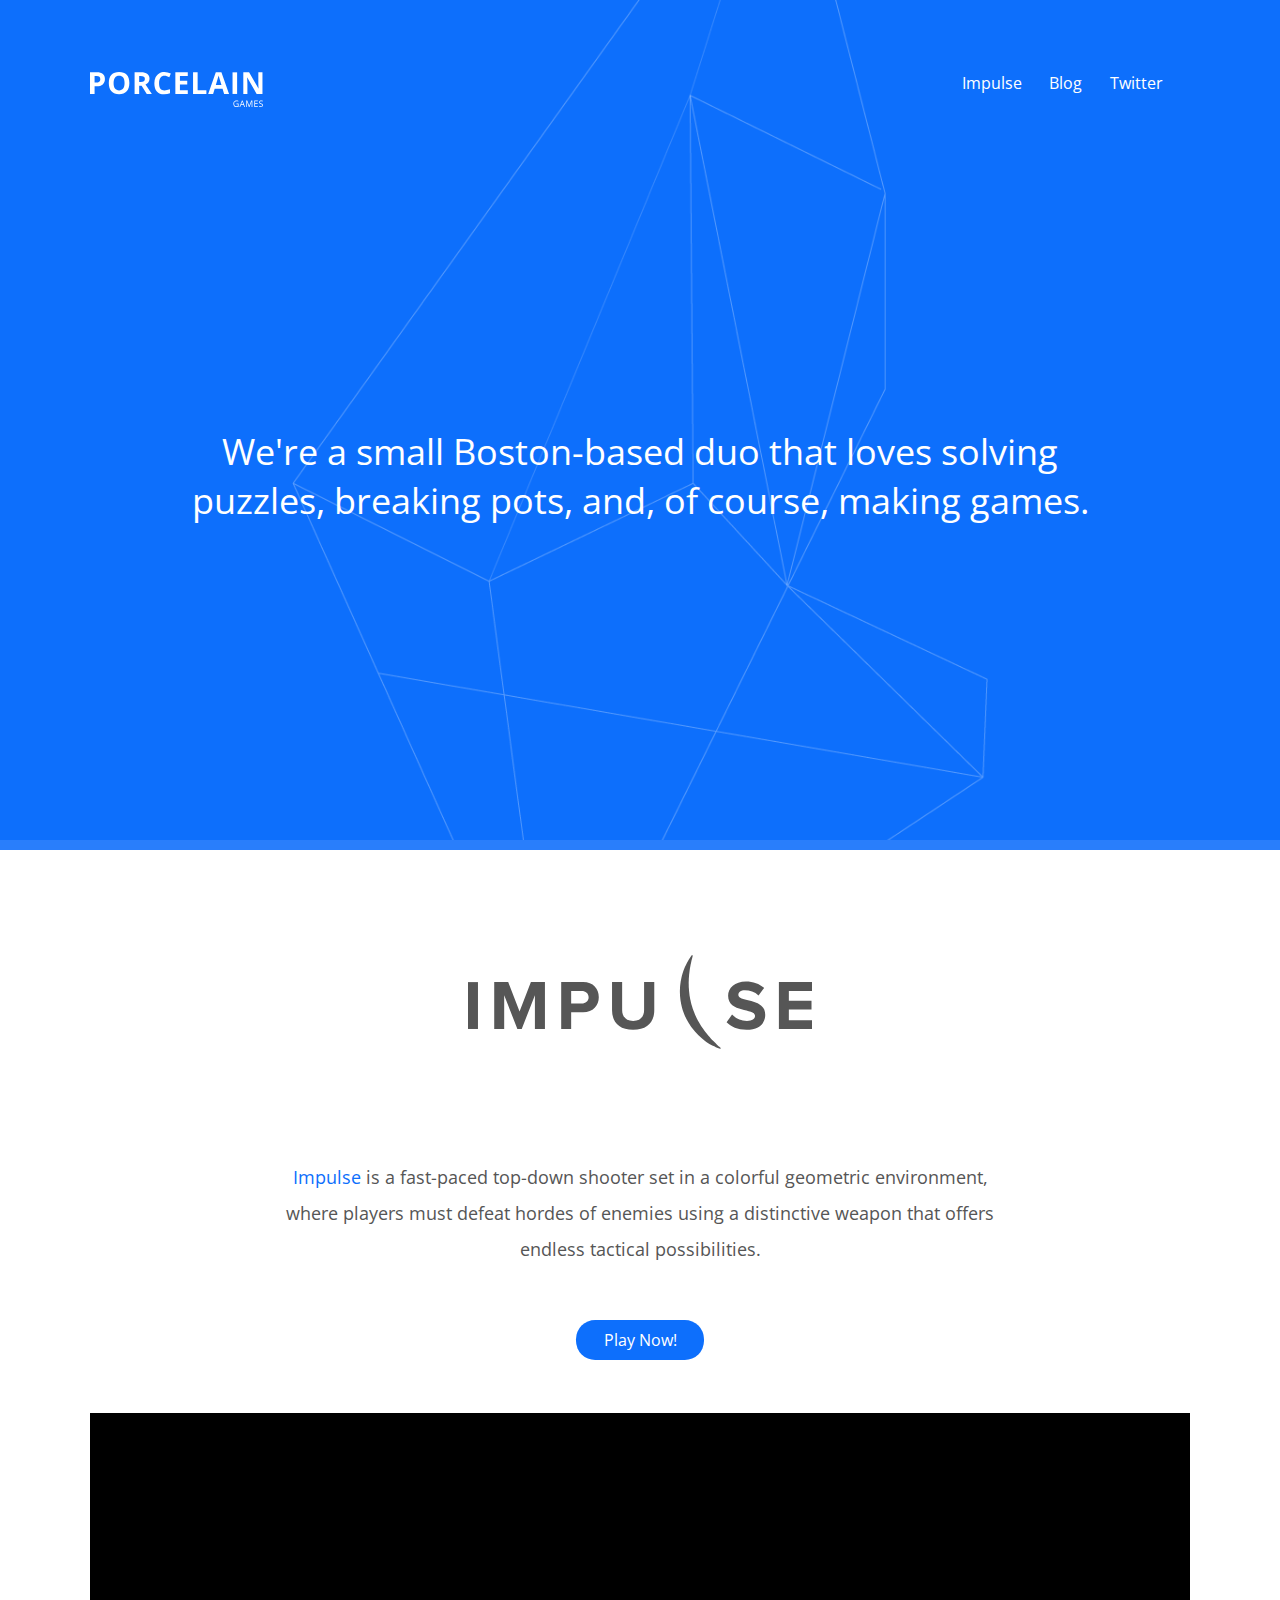
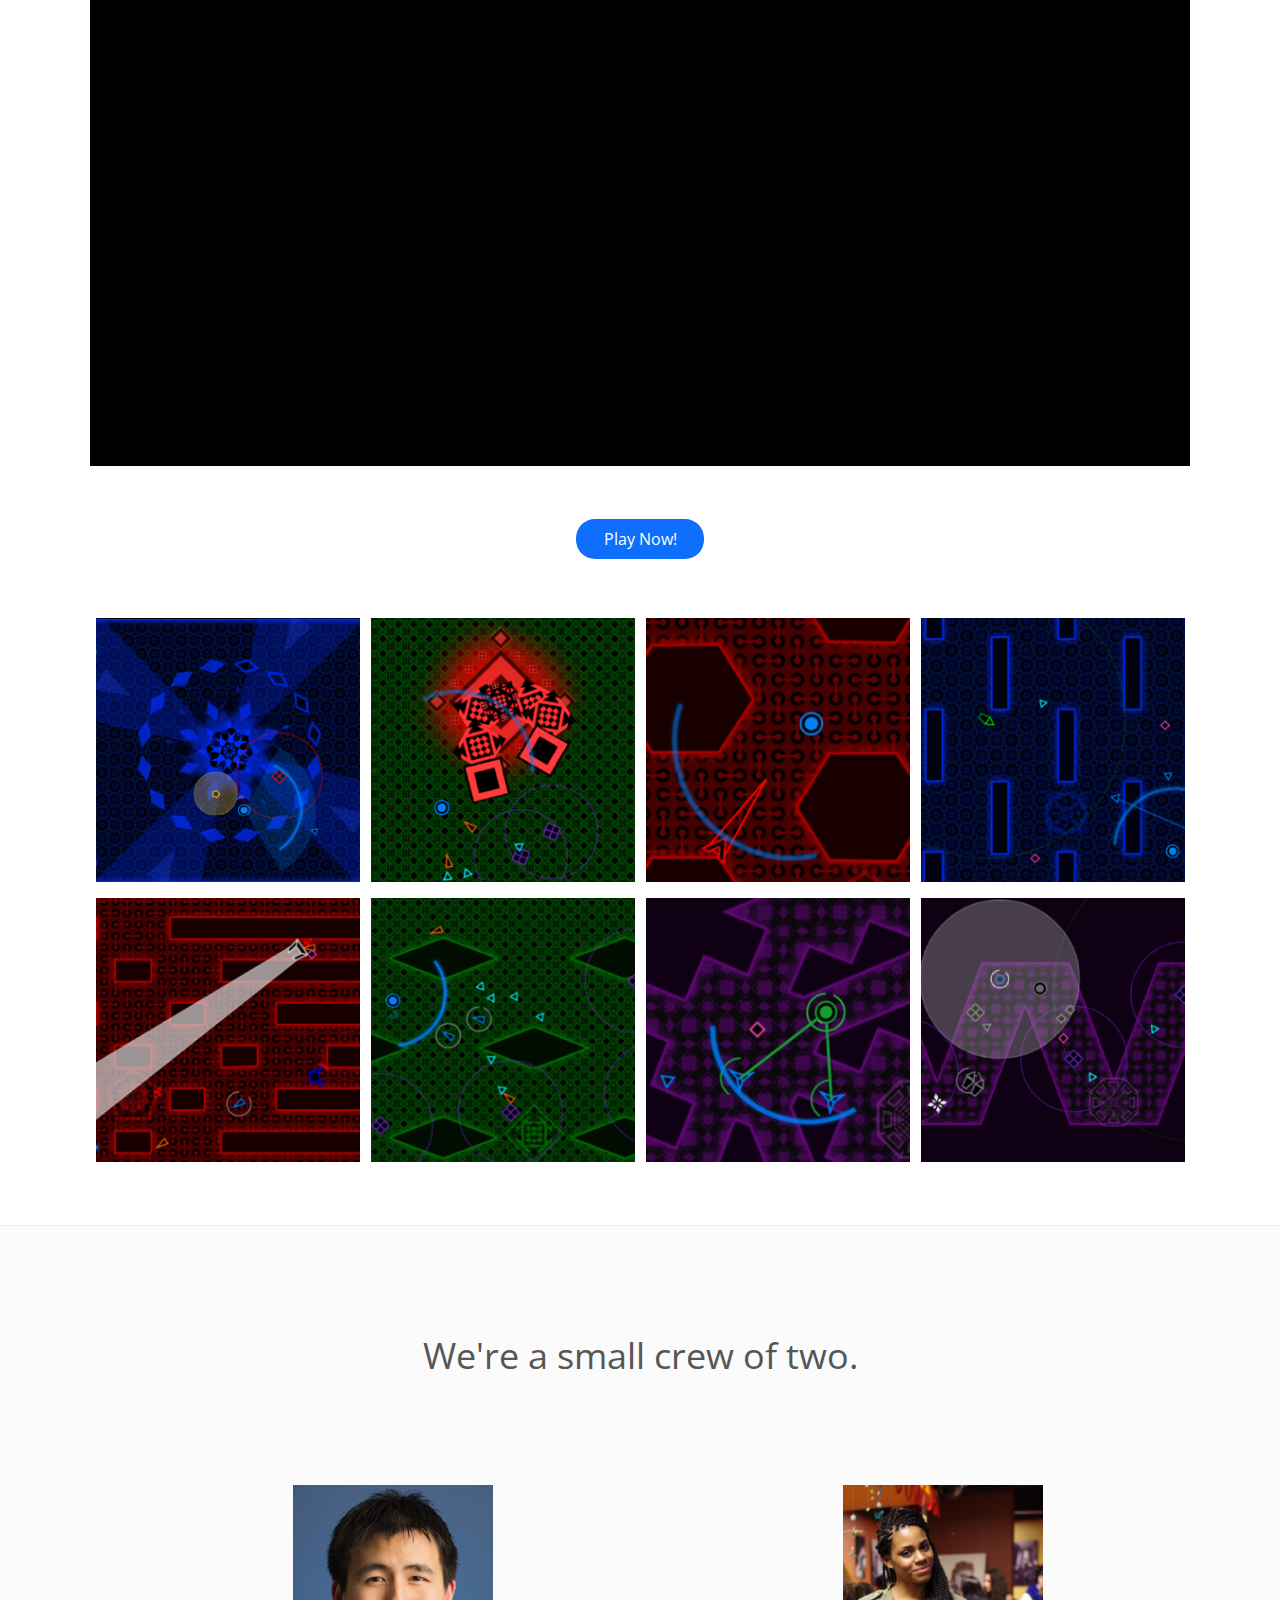
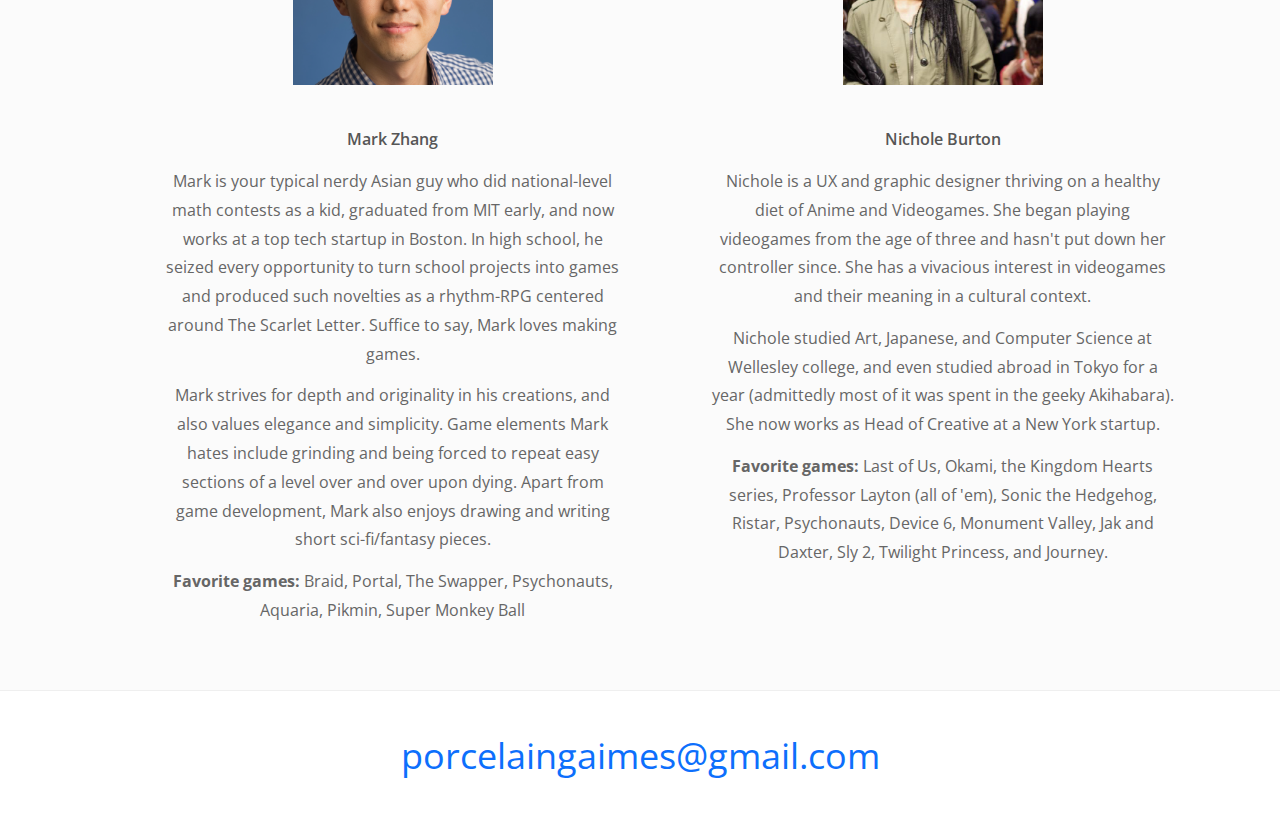
<file: index.html>
<!DOCTYPE html>
<html>
	<head>
		<meta name="viewport" content="width=device-width, initial-scale=1.0;">
		<link href='http://fonts.googleapis.com/css?family=Open+Sans:400,300,700,600' rel='stylesheet' type='text/css'>
		<style>
		/*typography*/

			body{
				font-family: 'Open Sans', 'Helvetica Neue', Arial, Helvetica, sans-serif;
				font-size: 100%;
			}

			p,h1,h2,h3,h4{
				font-weight: 400;
			}

			p{
				color:#666666;
			}

			p, h4{
				font-size: 1em;
				line-height: 1.8em;
				margin-bottom: .8em;
			}

			h4{
				font-weight: 600;
			}

			h3{
				font-size: 1.125em;
				line-height: 2em;
			}

			h2{
				font-size: 2.25em;
			}

			h1{
				font-size: 2.75em;
				line-height: 1.45em;
			}

			a{
				text-decoration: none;
				padding-bottom: 2px;
				color: #0d6ffc;
			}

			a:hover{
				border-bottom: 1px solid #0d6ffc;
			}

			.blue a{
				color: #FFFFFF;
			}

			.blue a:hover{
					border-bottom: 1px solid #FFFFFF;
			}

			.bold{
				font-weight: bold;
			}

		/*general*/
			:after, :before{
				box-sizing:inherit;
			}
			*{
				box-sizing: border-box;
				-webkit-font-smoothing:antialiased;
				margin: 0;
				padding: 0;
			}

			.blue{
				background-color: #0d6ffc;
				color: #FFFFFF;
			}

			.white{
				background-color: #FFFFFF;
				color: #565656;
				border-bottom: 1px solid #efefef;
			}

			.wrap{
				width: 68.75em;
				max-width: 90%;
				margin: 0 auto;
				text-align: center;
			}

			img{
				max-width: 100%;
				border: 0;
			}

			button{
				text-decoration: none;
				font-family: inherit;
				border: none;
				cursor: pointer;
				color: #fff;
				font-weight: 400;
				height: 2.5em;
				padding: .7em 1.7em;
				background-color: #0d6ffc;
				position: relative;
				font-size: 1em;
			    line-height: 1em;
			    border-radius: 1.2em;
			    margin-top: 3.3125em;
			}

			button a, button a:hover{
				text-decoration: inherit;
				color: inherit;
				border-bottom: none;
				padding-bottom: 0;
			}

			button:hover{
				border: 1px solid #0d6ffc;
				color: #0d6ffc;
				background-color: #FFFFFF;
			}

		/*intro*/
			header.site-header{
				position: relative;
				overflow: hidden;
				height: 40px;
				transition: all .4s;
				text-align: right;
			}

			.herounit_body{
				text-align: center;
				clear: both;
				margin: 35vh 0;
			//  box-sizing: content-box;
			}

			.herounit_body h2{
				max-width: 86%;
				margin: 0 auto
			}

			.herounit_media{
				text-align: center;
				position: relative;
				padding: 2em 0 4em;
				margin: 14vh 0;
			}

			.herounit_media img{
				margin: 0 auto;
				max-width: 90%;
			}

			.herounit_media:before{
				content:"";
				height: 10px;
				width: 100%;
				position: absolute;
				bottom: 0;
				left: 0;
			}

			.herounit_media img, .herounit_media picture{
				display: block;
			}

			#hero{
				background: #0d6ffc url(img/header_background.svg) no-repeat center;
				border-bottom: 10px solid #297EFB;
				padding-top: 4.5em;
				overflow: hidden;
				position: relative;
				background-size: auto 100%;
			}

			.logo{
				height: 35px;
				width: 174px;
			}

			a.logo{
				background: url(img/porcelain_title.svg) no-repeat center;
				float: left;
				background-size: auto 100%;
			}

			a:hover.logo{
				border-bottom: none;
				padding-bottom: 0;
			}

			.site-header ul.inline-list{
				min-width: 50%;
				float: right;
			}

		/*impulse*/
			section#impulse{
				text-align: center;
				margin-top: 6.5625em;
				padding-bottom: 3.3125em;
			}

			#impulse h3{
				max-width: 66%;
				margin: 0 auto;
			}

			.impulse_title{
				margin-bottom: 6.5625em;
			}

			#impulse_gallery{
				margin-top: 3.3125em;
				overflow: hidden;
			//	background: #444444;
			}

			.video_container{
				background-color: #000000;
				position: relative;
				padding-bottom: 56.25%;
				padding-top: 35px;
				height: 0;
				overflow: hidden;
				margin-top: 3.3125em;
			}

			iframe{
				position: absolute;
			    top: 0;
			    left: 0;
			    width: 100%;
			    height: 100%;
			}

			.row{
				width: 100%;
				margin: 0 auto;
				max-width: 1144px;
				float: left;
			}

			.row:before{
				content:" ";
				display: table;
			}

			.grid_img{
				position: relative;
				width: 24%;
				display: inline-block;
				float: left;
				margin:.5%;
			}

			.grid_img img{
				width: 100%;
			}

		/*about*/
			.inline-list{
				margin:0;
				padding: 0;
				float: left;
				list-style: none;
			}

			.inline-list li{
				float: right;
				margin-left: 0;
				display: inline-block;
				margin-right: 5%;
			}

			.about_list{
			//	margin: 0 2em;
				width: 100%;
			}

			.about_list li{
				text-align: center;
				width: 45%;
			}

			.about_img{
				margin: 0 auto;
				width: 200px;
				height: 200px;
			}

			.about_list li:first-child{
				margin-right: 0;
			}

			.about_list img{
				position: relative;
				display: inline-block;
			}

			section#about{
				padding:6.5625em 0 3.3125em;
				background-color: #fbfbfb;
			}

			#about .wrap{
				overflow: hidden;
			}

			.blockquote{
				margin: 2.5em 1em 0;
			}

			.about_title{
				margin-bottom: 6.5625em;
			}

		/*footer*/

			#footer{
				padding:2.5em 0;
				text-align: center;
			}

			@media (max-width:600px){
				
				.about_list li{
					float: none;
					width: 90%;
					margin-bottom: 3.3125em;
				}

				#impulse h3{
					max-width: 90%;
				}

				h2{
					font-size: 1.5em;
					line-height: 2em;
				}

				.site-header ul li{
					font-size: .8em;
				}

				a.logo{
					background-size: auto 70%;
				}

			}

			@media (max-width:950px){

				.grid_img{
					position: relative;
					width: 48%;
					display: inline-block;
					float: left;
					margin:.5%;
				}

				.optional{
					display: none;
				}

			}

		</style>
	</head>
	<body>
		<div id='hero' class='blue'>
			<div class='wrap'>
				<header class='site-header'>
					<a href='/' class='logo'></a>
					<ul class='inline-list'>
						<li>
							<a href='http://www.twitter.com/markazhang'>Twitter</a>
						</li>
						<li>
							<a href='http://www.play-impulse.com/blog'>Blog</a>
						</li>
						<li>
							<a href='http://www.play-impulse.com'>Impulse</a>
						</li>
					</ul>
				</header>
		<!--		<div class='herounit_media'>
					<picture>	
						
					</picture>
				</div> -->
				<div class='herounit_body'>
					<h2>
						We're a small Boston-based duo that loves solving puzzles, breaking pots, and, of course, making games.
					</h2>
				</div> 
			</div>
		</div>
		<section id='impulse' class='white'>
			<div class='wrap'>
				<div class='impulse_title'>
					<img src='img/impulse_title.svg'/>
				</div>
				<h3>
					<a target='_blank' href='http://www.play-impulse.com'>Impulse</a> is a fast-paced top-down shooter set in a colorful geometric environment, where players must defeat hordes of enemies using a distinctive weapon that offers endless tactical possibilities.
				</h3>
				<button><a href='http://play-impulse.com'>Play Now!</a></button>
				<div class='video_container'>
					<iframe width="420" height="315" src="https://www.youtube.com/embed/ZkQeRA8H__E" frameborder="0" allowfullscreen></iframe>
				</div>
				<button><a href='http://play-impulse.com'>Play Now!</a></button>
				<div id='impulse_gallery'>
					<div class='row'>
						<div class='grid_img'>
							<img src='img/ss1.png'/>
						</div>
						<div class='grid_img'>
							<img src='img/ss2.png'/>
						</div>
						<div class='grid_img'>
							<img src='img/ss3.png'/>
						</div>
						<div class='grid_img'>
							<img src='img/ss4.png'/>
						</div>
					</div>
					<div class='row optional'>
						<div class='grid_img'>
							<img src='img/ss5.png'/>
						</div>
						<div class='grid_img'>
							<img src='img/ss6.png'/>
						</div>
						<div class='grid_img'>
							<img src='img/ss7.png'/>
						</div>
						<div class='grid_img'>
							<img src='img/ss8.png'/>
						</div>
					</div>
				</div>
			</div>
		</section>
		<section id='about' class='white'>
			<div class='wrap'>
				<div class='about_title'>
					<h2>
						We're a small crew of two.
					</h2>
				</div>
				<ul class='inline-list about_list'>
					<li class='about_item'>
						<div class='about_img'>
							<img src='img/nichole.png'/>
						</div>
						<div class='blockquote'>
							<h4> Nichole Burton</h4>
							 <p>
								Nichole is a UX and graphic designer thriving on a healthy diet of Anime and Videogames. She began playing videogames from the age of three and hasn't put down her controller since. She has a vivacious interest in videogames and their meaning in a cultural context.
							</p>
							<p class='optional_text'>
								Nichole studied Art, Japanese, and Computer Science at Wellesley college, and even studied abroad in Tokyo for a year (admittedly most of it was spent in the geeky Akihabara). She now works as Head of Creative at a New York startup.
							</p>
							<p class='optional_text'>
								<span class='bold'>Favorite games:</span>
								Last of Us, Okami, the Kingdom Hearts series, Professor Layton (all of 'em), Sonic the Hedgehog, Ristar, Psychonauts, Device 6, Monument Valley, Jak and Daxter, Sly 2, Twilight Princess, and Journey.
							</p>
						</div>
					</li>
					<li class='about_item'>
						<div class='about_img'>
							<img src='img/mark.png'/>
						</div>
						<div class='blockquote'>
							<h4>Mark Zhang</h4>
							<p>
								Mark is your typical nerdy Asian guy who did national-level math contests as a kid, graduated from MIT early, and now works at a top tech startup in Boston. In high school, he seized every opportunity to turn school projects into games and produced such novelties as a rhythm-RPG centered around The Scarlet Letter. Suffice to say, Mark loves making games.
							</p>
							<p class='optional_text'>
								Mark strives for depth and originality in his creations, and also values elegance and simplicity. Game elements Mark hates include grinding and being forced to repeat easy sections of a level over and over upon dying. Apart from game development, Mark also enjoys drawing and writing short sci-fi/fantasy pieces.
							</p>
							<p class='optional_text'>
								<span class='bold'>Favorite games:</span>
								Braid, Portal, The Swapper, Psychonauts, Aquaria, Pikmin, Super Monkey Ball 
							</p>
						</div>
					</li>
				</ul>
			</div>
		</section>
		<footer id='footer'>
			<h2>
				<a href='mailto:porcelaingames@gmail.com'>porcelaingaimes@gmail.com</a>
			</h2>
		</footer>
	</body>
</html>
</file>
